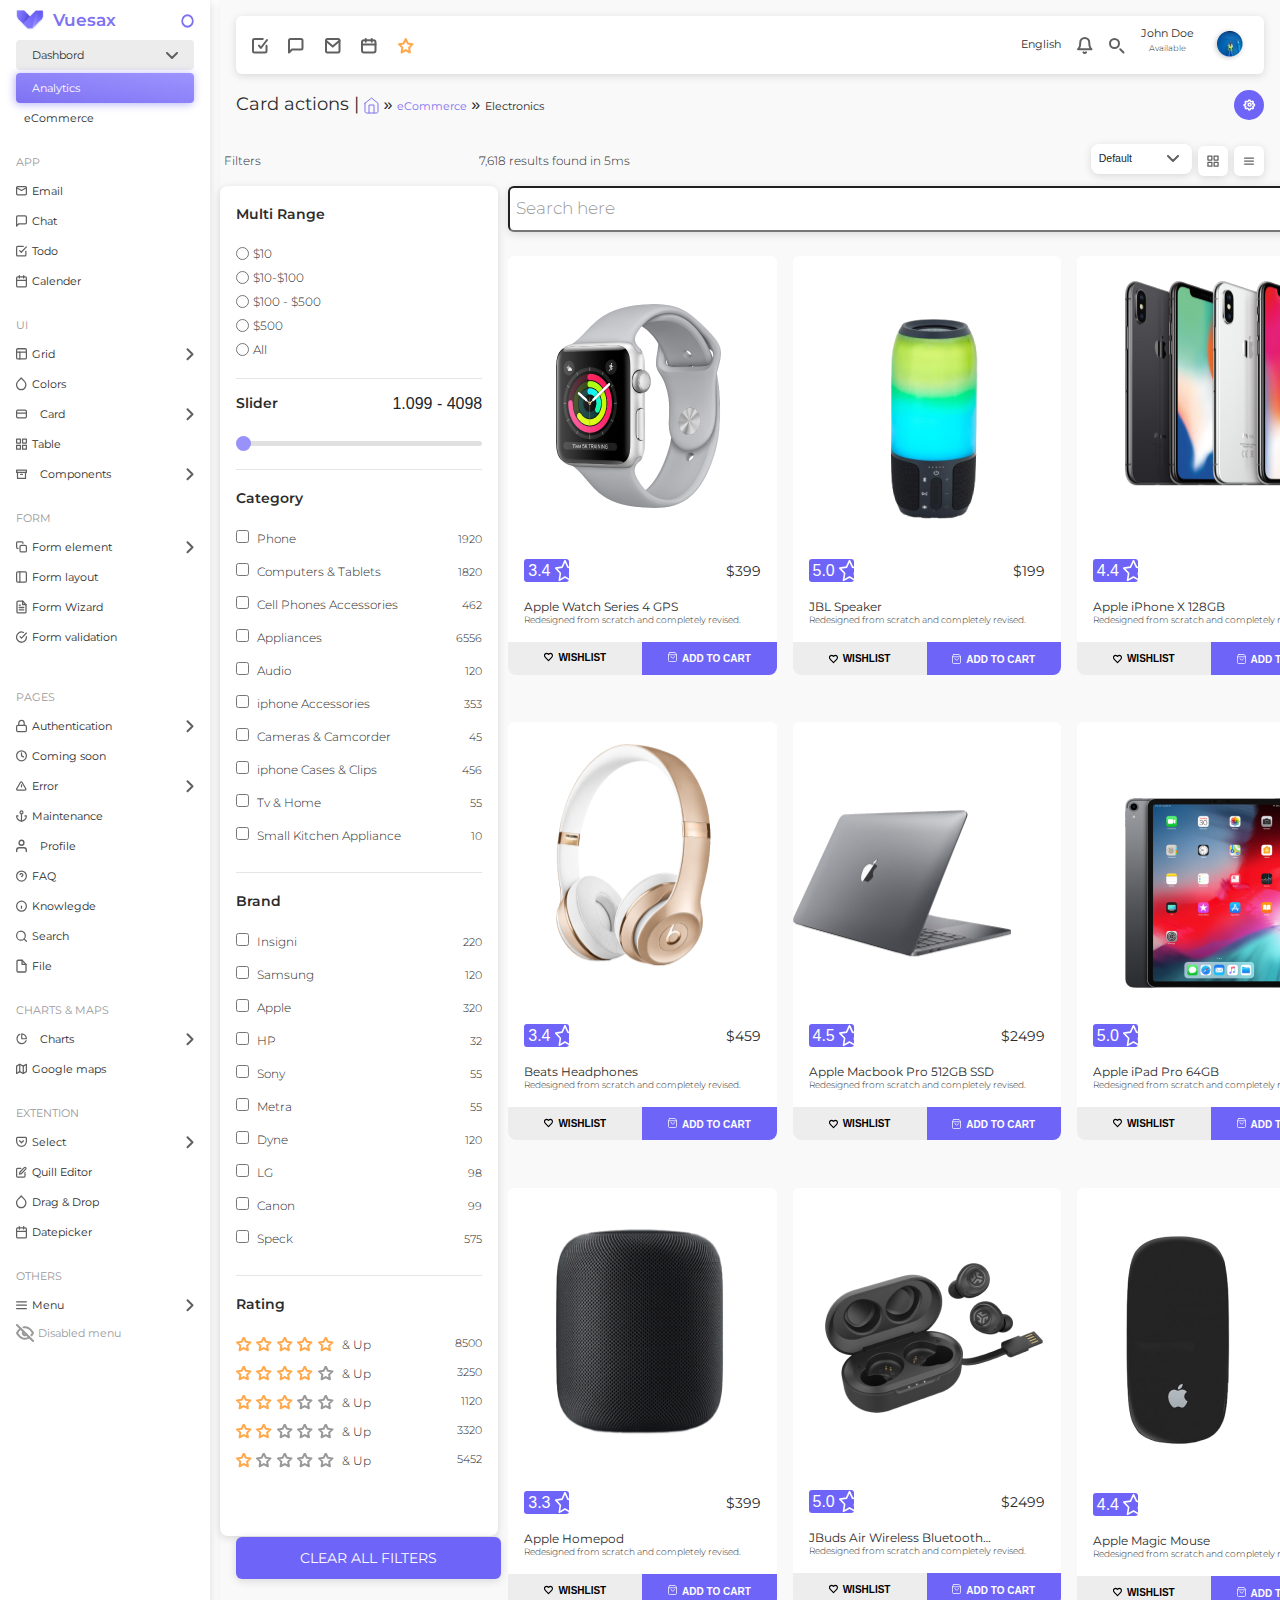
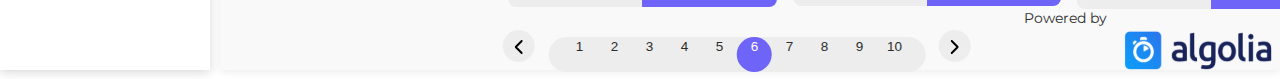
<file: index.html>
<!doctype html>
<html lang="en">

<head>
    <title>Vuesax</title>
    <meta charset="utf-8">
    <meta name="viewport" content="width=device-width, initial-scale=1, shrink-to-fit=no">

    <link rel="icon" href="images/favicon.png" />
    <link rel="stylesheet" href="https://stackpath.bootstrapcdn.com/bootstrap/4.3.1/css/bootstrap.min.css"
        integrity="sha384-ggOyR0iXCbMQv3Xipma34MD+dH/1fQ784/j6cY/iJTQUOhcWr7x9JvoRxT2MZw1T" crossorigin="anonymous">
    <link href="https://fonts.googleapis.com/css?family=Montserrat&display=swap" rel="stylesheet">
    <link rel="stylesheet" href="https://cdnjs.cloudflare.com/ajax/libs/font-awesome/4.7.0/css/font-awesome.min.css">
    <link rel="stylesheet" href="style.css">
</head>

<body>
    <div class="whole_page">

        <div class="side__bar">
            <div>
                <div class="d-flex justify-content-between align-items-center px-3 pt-2">
                    <div class="d-flex logo">
                        <div>
                            <img src="images/logo.jpg" alt="logo">
                        </div>
                        <span>Vuesax</span>
                    </div>
                    <div>
                        <img src="images/Oval.svg" alt="Oval" class="oval">
                    </div>
                </div>
                <div>
                    <div class="d-flex justify-content-between px-3 mx-3 mt-2  dashboard align-items-center">
                        <span class="dashboard__text">Dashbord</span>
                        <span class="down"><img src="images/down.svg" alt="down"></span>
                    </div>
                </div>
                <div>
                    <div class="analytics px-3 mx-3">
                        <span class="analytics__text">Analytics</span>
                    </div>
                </div>
                <div>
                    <div class="mx-3 px-2">
                        <span class="dashboard__text"> eCommerce </span>
                    </div>
                </div>
            </div>
            <div class="mx-3">
                <div class="side_bar_text">
                    <div class="py-3 app">
                        <div>
                            <span class="app_name">APP</span>
                        </div>
                        <div class="">
                            <img src="images/mail.svg" alt="mail" class="side_image">
                            <span class=" dashboard__text">Email</span>
                        </div>
                        <div class="">
                            <img src="images/message-square.svg" alt="message" class="side_image">
                            <span class="dashboard__text">Chat</span>
                        </div>
                        <div class="">
                            <img src="images/check-square.svg" alt="check" class="side_image">
                            <span class="dashboard__text">Todo</span>
                        </div>
                        <div class="">
                            <img src="images/calendar.svg" alt="calendar" class="side_image">
                            <span class="dashboard__text">Calender</span>
                        </div>
                    </div>
                </div>
                <div>
                    <div class="">
                        <span class="app_name">UI</span>
                    </div>
                    <div class="d-flex justify-content-between ">
                        <div>
                            <img src="images/layout.svg" alt="layout" class="side_image">
                            <span class="dashboard__text">Grid</span>
                        </div>
                        <img src="images/path side.svg" alt="path_side" class="side_angle">
                    </div>
                    <div class="">
                        <img src="images/droplet.svg" alt="droplet" class="side_image">
                        <span class=" dashboard__text">Colors</span>
                    </div>
                    <div class="d-flex justify-content-between">
                        <div>
                            <img src="images/credit-card.svg" alt="credit-card" class="side_image">
                            <span class="px-2  dashboard__text">Card</span>
                        </div>
                        <img src="images/path side.svg" alt="path_side" class=" side_angle">
                    </div>
                    <div class="">
                        <img src="images/grid.svg" alt="grid" class="side_image">
                        <span class=" dashboard__text">Table</span>
                    </div>
                    <div class="d-flex justify-content-between">
                        <div>
                            <img src="images/archive.svg" alt="archive" class="side_image">
                            <span class="px-2 dashboard__text">Components</span>
                        </div>
                        <img src="images/path side.svg" alt="path_side" class="side_angle">
                    </div>
                </div>
                <div class="py-3 form">
                    <div>
                        <span class="app_name">FORM</span>
                    </div>
                    <div class="d-flex justify-content-between">
                        <div>
                            <img src="images/copy.svg" alt="copy" class="side_image">
                            <span class="dashboard__text">Form element</span>
                        </div>
                        <img src="images/path side.svg" alt="" class="side_angle">
                    </div>
                    <div>
                        <img src="images/sidebar.svg" alt="sidebar" class="side_image">
                        <span class="dashboard__text">Form layout</span>
                    </div>
                    <div class="">
                        <img src="images/file-text.svg" alt="file-text" class="side_image">
                        <span class=" dashboard__text">Form Wizard</span>
                    </div>
                    <div class="">
                        <img src="images/check-circle.svg" alt="check-cicle" class="side_image">
                        <span class="dashboard__text">Form validation</span>
                    </div>
                </div>
                <div class="py-3 app">
                    <div>
                        <span class="app_name">PAGES</span>
                    </div>
                    <div class="d-flex justify-content-between ">
                        <div>
                            <img src="images/lock.svg" alt="lock" class="side_image">
                            <span class="dashboard__text">Authentication</span>
                        </div>
                        <img src="images/path side.svg" alt="path_side" class="side_angle">
                    </div>
                    <div>
                        <img src="images/clock.svg" alt="clock" class="side_image">
                        <span class="dashboard__text">Coming soon</span>
                    </div>
                    <div class="d-flex justify-content-between">
                        <div>
                            <img src="images/alert-triangle.svg" alt="alert-triangle" class="side_image">
                            <span class="dashboard__text">Error</span>
                        </div>
                        <img src="images/path side.svg" alt="path_side" class="side_angle">
                    </div>
                    <div>
                        <img src="images/anchor.svg" alt="anchor" class="side_image">
                        <span class="dashboard__text">Maintenance</span>
                    </div>
                    <div class="">
                        <img src="images/user.svg" alt="user" class="side_image">
                        <span class="px-2 dashboard__text">Profile</span>
                    </div>
                    <div>
                        <img src="images/help-circle.svg" alt="help-circle" class="side_image">
                        <span class="dashboard__text">FAQ</span>
                    </div>
                    <div class="">
                        <img src="images/info.svg" alt="info" class="side_image">
                        <span class=" dashboard__text">Knowlegde</span>
                    </div>
                    <div>
                        <img src="images/search.svg" alt="search" class="side_image">
                        <span class="dashboard__text">Search</span>
                    </div>
                    <div class="">
                        <img src="images/file.svg" alt="file" class="side_image">
                        <span class=" dashboard__text">File</span>
                    </div>
                </div>
                <div class="">
                    <div>
                        <span class="app_name">CHARTS & MAPS</span>
                    </div>
                    <div class="d-flex justify-content-between">
                        <div>
                            <img src="images/pie-chart.svg" alt="pie-chart" class="side_image">
                            <span class="px-2  dashboard__text">Charts</span>
                        </div>
                        <img src="images/path side.svg" alt="path_side" class="side_angle">
                    </div>
                    <div>
                        <img src="images/map.svg" alt="map" class="side_image">
                        <span class=" dashboard__text">Google maps</span>
                    </div>
                </div>
                <div class="py-3">
                    <div>
                        <span class="app_name">EXTENTION</span>
                    </div>
                    <div class="d-flex justify-content-between">
                        <div>
                            <img src="images/pocket.svg" alt="pocket" class="side_image">
                            <span class=" dashboard__text">Select</span>
                        </div>
                        <img src="images/path side.svg" alt="path_side" class="side_angle">
                    </div>
                    <div>
                        <img src="images/edit.svg" alt="edit" class="side_image">
                        <span class="dashboard__text">Quill Editor</span>
                    </div>
                    <div class="">
                        <img src="images/droplet.svg" alt="droplet" class="side_image">
                        <span class=" dashboard__text">Drag & Drop</span>
                    </div>
                    <div>
                        <img src="images/calendar.svg" alt="calendar" class="side_image">
                        <span class="dashboard__text">Datepicker</span>
                    </div>
                </div>
                <div class="">
                    <div>
                        <span class="app_name">OTHERS</span>
                    </div>
                    <div class="d-flex justify-content-between">
                        <div>
                            <img src="images/menu.svg" alt="menu" class="side_image">
                            <span class="dashboard__text">Menu</span>
                        </div>
                        <img src="images/path side.svg" alt="path_side" class="side_angle">
                    </div>
                    <div class="">
                        <img src="images/eye-off.svg" alt="eye-off">
                        <span class=" app_name">Disabled menu</span>
                    </div>
                </div>
            </div>
        </div>

        <div class="main__section">
            <div class="">
                <div class="navigation">
                    <div class="nav__bar m-3">
                        <div class="nav__icons my-2 mx-2">
                            <span class="nav_icons px-2"><img src="images/check-square2.svg" alt="check-square"></span>
                            <span class="nav_icons px-2"><img src="images/message-square2.svg"
                                    alt="check-square"></span>
                            <span class="nav_icons px-2"><img src="images/mail2.svg" alt="mail"></span>
                            <span class="nav_icons px-2"><img src="images/calendar2.svg" alt="calendar"></span>
                            <span class="nav_icons px-2"><img src="images/star2.svg" alt="star"></span>
                        </div>

                        <div class="nav__bar2 d-flex justify-content-between align-items-center my-1 mx-2">
                            <span class="px-2 english">English</span>
                            <span class="px-2"> <img src="images/bell2.svg" alt="bell"> </span>
                            <span class="px-2"><img src="images/search2.svg" alt="search"></span>
                            <div class="">
                                <span class="px-2 john__doe">John Doe</span>
                                <p class="available pl-3">Available</p>
                            </div>
                            <span class="px-2"><img src="images/Oval2.png" alt="Oval" class=""></span>
                        </div>
                    </div>

                    <div class="d-flex justify-content-between align-items-center mt-3 mx-3">
                        <div class="">
                            <span class="card__action">Card actions <span>&#124;</span> </span>
                            <span><img src="images/home.svg" alt=""></span> &#187;
                            <span class="ecomm">eCommerce</span> &#187;
                            <span class="electronics">Electronics</span>
                        </div>

                        <div>
                            <img src="images/Group.svg" alt="settings" class="settings">
                        </div>
                    </div>
                    
                </div>

                <div>
                    <div class="d-flex  justify-content-between mt-4 mb-2 align-items-center">
                        <div><span class="filter_name">Filters</span></div>
                        <div class="filter_name results"> 7,618 results found in 5ms</div>

                        <div class="d-flex px-3 align-items-center">
                            <div class="bg-white px-2 py-2 mb-1 round_value">
                                <span class="mr-4 ">Default</span>
                                <img src="images/down.svg" alt="down" class="pl-2">
                            </div>
                            <div class="bg-white grid_menu">
                                <img src="images/grid.svg" alt="grid" class="grid">
                            </div>
                            <div class="bg-white grid_menu">
                                <img src="images/menu.svg" alt="menu" class="menu">
                            </div>
                        </div>
                    </div>
                </div>

                <div class="filter_side">
                    <div class="mini__section">
                        <div class="filter px-3 py-3">
                            <div class="">
                                <span class="header_name range">Multi Range</span>
                                <form class="mt-3">
                                    <div class="d-flex align-items-center">
                                        <input type="radio" name="amount" value="number">
                                        <span class="filter_name ">$10</span>
                                    </div>
                                    <div class="d-flex align-items-center">
                                        <input type="radio" name="amount" value="number">
                                        <span class="filter_name ">$10-$100</span>
                                    </div>
                                    <div class="d-flex align-items-center">
                                        <input type="radio" name="amount" value="number">
                                        <span class="filter_name ">$100 - $500</span>
                                    </div>
                                    <div class="d-flex align-items-center">
                                        <input type="radio" name="amount" value="number">
                                        <span class="filter_name ">$500</span>
                                    </div>
                                    <div class="d-flex align-items-center">
                                        <input type="radio" name="amount" value="number">
                                        <span class="filter_name ">All</span>
                                    </div>
                                </form>
                            </div>
                            <hr>


                            <div>
                                <div class="d-flex justify-content-between my-3">
                                    <span class="header_name">Slider</span>
                                    <span class="filter_slider">1.099 - 4098</span>
                                </div>
                                <div class="slidecontainer">
                                    <input type="range" value="1" step="1" min="1.099" max="4098" class="slider">
                                </div>
                            </div>
                            <hr>

                            <div>
                                <span class="header_name">Category</span>
                                <form class="mt-3">
                                    <div class="d-flex justify-content-between">
                                        <div>
                                            <input type="checkbox" name="amount" value="number">
                                            <label class="filter_name"> Phone </label>
                                        </div>
                                        <div> <span class="filter_no">1920</span></div>
                                    </div>
                                    <div class="d-flex justify-content-between">
                                        <div>
                                            <input type="checkbox" name="amount" value="number">
                                            <label class="filter_name">Computers & Tablets </label>
                                        </div>
                                        <div> <span class="filter_no">1820</span></div>
                                    </div>
                                    <div class="d-flex justify-content-between">
                                        <div>
                                            <input type="checkbox" name="amount" value="number">
                                            <label class="filter_name">Cell Phones Accessories</label>
                                        </div>
                                        <div> <span class="filter_no">462</span></div>
                                    </div>
                                    <div class="d-flex justify-content-between">
                                        <div>
                                            <input type="checkbox" name="amount" value="number">
                                            <label class="filter_name">Appliances </label>
                                        </div>
                                        <div> <span class="filter_no">6556</span></div>
                                    </div>
                                    <div class="d-flex justify-content-between">
                                        <div>
                                            <input type="checkbox" name="amount" value="number">
                                            <label class="filter_name">Audio </label>
                                        </div>
                                        <div> <span class="filter_no">120</span></div>
                                    </div>
                                    <div class="d-flex justify-content-between">
                                        <div>
                                            <input type="checkbox" name="amount" value="number">
                                            <label class="filter_name">iphone Accessories </label>
                                        </div>
                                        <div> <span class="filter_no">353</span></div>
                                    </div>
                                    <div class="d-flex justify-content-between">
                                        <div>
                                            <input type="checkbox" name="amount" value="number">
                                            <label class="filter_name">Cameras & Camcorder</label>
                                        </div>
                                        <div> <span class="filter_no">45</span></div>
                                    </div>
                                    <div class="d-flex justify-content-between">
                                        <div>
                                            <input type="checkbox" name="amount" value="number">
                                            <label class="filter_name">iphone Cases & Clips </label>
                                        </div>
                                        <div> <span class="filter_no">456</span></div>
                                    </div>
                                    <div class="d-flex justify-content-between">
                                        <div>
                                            <input type="checkbox" name="amount" value="number">
                                            <label class="filter_name">Tv & Home</label>
                                        </div>
                                        <div> <span class="filter_no">55</span></div>
                                    </div>
                                    <div class="d-flex justify-content-between">
                                        <div>
                                            <input type="checkbox" name="amount" value="number">
                                            <label class="filter_name">Small Kitchen Appliance</label>
                                        </div>
                                        <div> <span class="filter_no">10</span></div>
                                    </div>
                                </form>
                            </div>
                            <hr>



                            <div>
                                <span class="header_name">Brand</span>
                                <form class="mt-3">
                                    <div class="d-flex justify-content-between">
                                        <div>
                                            <input type="checkbox" name="phone" value="text">
                                            <label class="filter_name">Insigni</label>
                                        </div>
                                        <div> <span class="filter_no">220</span></div>
                                    </div>
                                    <div class="d-flex justify-content-between">
                                        <div>
                                            <input type="checkbox" name="phone" value="text">
                                            <label class="filter_name">Samsung</label>
                                        </div>
                                        <div> <span class="filter_no">120</span></div>
                                    </div>
                                    <div class="d-flex justify-content-between">
                                        <div>
                                            <input type="checkbox" name="phone" value="text">
                                            <label class="filter_name">Apple</label>
                                        </div>
                                        <div> <span class="filter_no">320</span></div>
                                    </div>
                                    <div class="d-flex justify-content-between">
                                        <div>
                                            <input type="checkbox" name="phone" value="text">
                                            <label class="filter_name">HP</label>
                                        </div>
                                        <div> <span class="filter_no">32</span></div>
                                    </div>
                                    <div class="d-flex justify-content-between">
                                        <div>
                                            <input type="checkbox" name="phone" value="text">
                                            <label class="filter_name">Sony</label>
                                        </div>
                                        <div> <span class="filter_no">55</span></div>
                                    </div>
                                    <div class="d-flex justify-content-between">
                                        <div>
                                            <input type="checkbox" name="phone" value="text">
                                            <label class="filter_name">Metra</label>
                                        </div>
                                        <div> <span class="filter_no">55</span></div>
                                    </div>
                                    <div class="d-flex justify-content-between">
                                        <div>
                                            <input type="checkbox" name="phone" value="text">
                                            <label class="filter_name">Dyne</label>
                                        </div>
                                        <div> <span class="filter_no">120</span></div>
                                    </div>

                                    <div class="d-flex justify-content-between">
                                        <div>
                                            <input type="checkbox" name="phone" value="text">
                                            <label class="filter_name">LG</label>
                                        </div>
                                        <div> <span class="filter_no">98</span></div>
                                    </div>

                                    <div class="d-flex justify-content-between">
                                        <div>
                                            <input type="checkbox" name="phone" value="text">
                                            <label class="filter_name">Canon</label>
                                        </div>
                                        <div> <span class="filter_no">99</span></div>
                                    </div>

                                    <div class="d-flex justify-content-between">
                                        <div>
                                            <input type="checkbox" name="phone" value="text">
                                            <label class="filter_name">Speck</label>
                                        </div>
                                        <div> <span class="filter_no">575</span></div>
                                    </div>
                                </form>
                            </div>
                            <hr>


                            <div>
                                <span class="header_name">Rating</span>
                                <div class="d-flex justify-content-between mt-3">
                                    <div>
                                        <img src="images/star (1).svg" alt="star">
                                        <img src="images/star (1).svg" alt="star">
                                        <img src="images/star (1).svg" alt="star">
                                        <img src="images/star (1).svg" alt="star">
                                        <img src="images/star (1).svg" alt="star">
                                        <span class="filter_name"> & Up</span>
                                    </div>

                                    <span class="filter_no">
                                        8500
                                    </span>
                                </div>

                                <div class="d-flex justify-content-between mt-1">
                                    <div>
                                        <img src="images/star (1).svg" alt="star">
                                        <img src="images/star (1).svg" alt="star">
                                        <img src="images/star (1).svg" alt="star">
                                        <img src="images/star (1).svg" alt="star">
                                        <img src="images/star (2).svg" alt="star">
                                        <span class="filter_name"> & Up</span>
                                    </div>

                                    <span class="filter_no">
                                        3250
                                    </span>
                                </div>
                                <div class="d-flex justify-content-between mt-1">
                                    <div>
                                        <img src="images/star (1).svg" alt="star">
                                        <img src="images/star (1).svg" alt="star">
                                        <img src="images/star (1).svg" alt="star">
                                        <img src="images/star (2).svg" alt="star">
                                        <img src="images/star (2).svg" alt="star">
                                        <span class="filter_name"> & Up</span>
                                    </div>

                                    <span class="filter_no">
                                        1120
                                    </span>
                                </div>
                                <div class="d-flex justify-content-between mt-1">
                                    <div>
                                        <img src="images/star (1).svg" alt="star">
                                        <img src="images/star (1).svg" alt="star">
                                        <img src="images/star (2).svg" alt="star">
                                        <img src="images/star (2).svg" alt="star">
                                        <img src="images/star (2).svg" alt="star">
                                        <span class="filter_name"> & Up</span>
                                    </div>

                                    <span class="filter_no">
                                        3320
                                    </span>
                                </div>
                                <div class="d-flex justify-content-between mb-3 mt-1">
                                    <div>
                                        <img src="images/star (1).svg" alt="star">
                                        <img src="images/star (2).svg" alt="star">
                                        <img src="images/star (2).svg" alt="star">
                                        <img src="images/star (2).svg" alt="star">
                                        <img src="images/star (2).svg" alt="star">
                                        <span class="filter_name"> & Up</span>
                                    </div>

                                    <span class="filter_no">
                                        5452
                                    </span>
                                </div>
                                <div>
                                    <button class="btn_block text-white mt-5 mr-5">
                                            CLEAR ALL FILTERS
                                    </button>
                                </div>
                            </div>
                            
                        </div>
                        

                        <div class="gallery">
                            <div>
                                <div class="search">
                                    <img src="images/search (1).svg" alt="search">
                                    <input type="text" placeholder="Search here">
                                </div>
                            </div>
                            <div class="gallery__items">
                                <div>

                                    <div class="gg mt-4">
                                        <div class="gallery__images">

                                            <div>
                                                <img src="images/apple-watch.jpg" alt="apple-watch" class="px-5 pt-5 a__watch">
                                            </div>

                                            <div class="cart__align8"> 
                                                <div class="d-flex justify-content-between px-3 pb-3">
                                                    <div class=" d-flex ratings ">
                                                        <span class="px-1">3.4</span>
                                                        <img src="images/Path.svg" alt="star" class="star">
                                                    </div>

                                                    <div>
                                                        <span class="number">$399</span>
                                                    </div>
                                                </div>
                                                <div class="big__text px-3">
                                                    <span>Apple Watch Series 4 GPS</span>
                                                </div>
                                                <div class="small__text px-3 pb-3">
                                                    <span>Redesigned from scratch and completely revised.</span>
                                                </div>

                                                <div class="d-flex cart_list">
                                                    <button class="cart_1 d-flex align-items-center justify-content-center pb-2  ">
                                                        <img src="images/heart love.svg" alt="" class="icon">
                                                        <span> WISHLIST</span>
                                                    </button>
                                                    <button class="cart_2 d-flex align-items-center justify-content-center pb-2">
                                                        <img src="images/bag.svg" alt="" class="icon">
                                                        <span class="name">ADD TO CART</span>
                                                    </button>
                                                </div>
                                            </div>
                                        </div>

                                        <div class="gallery__images mx-3">

                                            <div class="">
                                                <img src="images/jbl-speaker.jpg" alt="jbl-speaker" class="jbl">
                                            </div>

                                           <div class="cart__align8">
                                                <div class="d-flex justify-content-between px-3 pb-3">
                                                    <div class=" d-flex ratings ">
                                                        <span class="px-1">5.0</span>
                                                        <img src="images/Path.svg" alt="star" class="star ">
                                                    </div>

                                                    <div>
                                                        <span class="number">$199</span>
                                                    </div>
                                                </div>
                                                <div class="big__text px-3">
                                                    <span>JBL Speaker</span>
                                                </div>
                                                <div class="small__text px-3 pb-3">
                                                        <span>Redesigned from scratch and completely revised.</span>
                                                </div>

                                                <div class="d-flex cart_list ">
                                                    <button class="cart_1 d-flex align-items-center justify-content-center">
                                                        <img src="images/heart love.svg" alt="" class="icon">
                                                        <span> WISHLIST</span>
                                                    </button>
                                                    <button class="cart_2 d-flex align-items-center justify-content-center">
                                                        <img src="images/bag.svg" alt="" class="icon">
                                                        <span class="name">ADD TO CART</span>
                                                    </button>
                                                </div>
                                            </div>
                                        </div>

                                        <div class="gallery__images">

                                            <div>
                                                <img src="images/iphone-x.jpg" alt="iphone-x" class="pl-5 iphone">
                                            </div>
                                            <div class="cart__align8">
                                                <div class="d-flex justify-content-between px-3 pb-3 ">
                                                    <div class=" d-flex ratings ">
                                                        <span class="px-1">4.4</span>
                                                        <img src="images/Path.svg" alt="star" class="star ">
                                                    </div>

                                                    <div>
                                                        <span class="number">$899</span>
                                                    </div>
                                                </div>
                                                <div class="big__text px-3">
                                                    <span>Apple iPhone X 128GB</span>
                                                </div>
                                                <div class="small__text px-3 pb-3">
                                                    <span>Redesigned from scratch and completely revised.</span>
                                                </div>
                                            </div>  

                                            <div class="d-flex cart_list ">
                                                <button class="cart_1 d-flex align-items-center justify-content-center">
                                                    <img src="images/heart love.svg" alt="" class="icon">
                                                    <span> WISHLIST</span>
                                                </button>
                                                <button class="cart_2 d-flex align-items-center justify-content-center">
                                                    <img src="images/bag.svg" alt="" class="icon">
                                                    <span class="name">ADD TO CART</span>
                                                </button>
                                            </div>
                                        </div>

                                    </div>

                                    <div class="gg mt-5">
                                        <div class="gallery__images">

                                            <div class="beats">
                                                <img src="images/beats-headphones.jpg" alt="beats-headphones" class="px-5">
                                            </div>

                                            <div class="cart__align2">
                                                <div class="d-flex justify-content-between px-3 pb-3">
                                                    <div class=" d-flex ratings ">
                                                        <span class="px-1">3.4</span>
                                                        <img src="images/Path.svg" alt="star" class="star ">
                                                    </div>

                                                    <div>
                                                        <span class="number">$459</span>
                                                    </div>
                                                </div>
                                                <div class="big__text px-3">
                                                    <span>Beats Headphones</span>
                                                </div>
                                                <div class="small__text px-3 pb-3">
                                                    <span>Redesigned from scratch and completely revised.</span>
                                                </div>

                                                <div class="d-flex cart_list ">
                                                <button class="cart_1 d-flex align-items-center justify-content-center">
                                                    <img src="images/heart love.svg" alt="" class="icon">
                                                    <span> WISHLIST</span>
                                                </button>
                                                <button class="cart_2 d-flex align-items-center justify-content-center">
                                                    <img src="images/bag.svg" alt="" class="icon">
                                                    <span class="name">ADD TO CART</span>
                                                </button>
                                                </div>
                                            </div>
                                        </div>

                                        <div class="gallery__images mx-3">

                                            <div class="macbook">
                                                <img src="images/macbook-pro.jpg" alt="macbook-pro" class="">
                                            </div>

                                           <div class="cart__align3">
                                                <div class="d-flex justify-content-between px-3 pb-3">
                                                <div class=" d-flex ratings ">
                                                    <span class="px-1">4.5</span>
                                                    <img src="images/Path.svg" alt="star" class="star ">
                                                </div>

                                                <div>
                                                    <span class="number">$2499</span>
                                                </div>
                                                    </div>
                                                    <div class="big__text px-3">
                                                        <span>Apple Macbook Pro 512GB SSD</span>
                                                    </div>
                                                    <div class="small__text px-3 pb-3">
                                                        <span>Redesigned from scratch and completely revised.</span>
                                                    </div>

                                                    <div class="d-flex cart_list pb-">
                                                        <button class="cart_1 d-flex align-items-center justify-content-center">
                                                            <img src="images/heart love.svg" alt="" class="icon">
                                                            <span> WISHLIST</span>
                                                        </button>
                                                        <button class="cart_2 d-flex align-items-center justify-content-center">
                                                            <img src="images/bag.svg" alt="" class="icon">
                                                            <span class="name">ADD TO CART</span>
                                                        </button>
                                                </div>
                                            </div>    
                                        </div>

                                        <div class="gallery__images">

                                            <div class="">
                                                <img src="images/ipad-pro.jpg" alt="iPad" class="ipad">
                                            </div>

                                            <div class="cart__align4">
                                                <div class="d-flex justify-content-between px-3 pb-3">
                                                    <div class=" d-flex ratings ">
                                                        <span class="px-1">5.0</span>
                                                        <img src="images/Path.svg" alt="star" class="star ">
                                                    </div>

                                                    <div>
                                                        <span class="number">$899</span>
                                                    </div>
                                                </div>
                                                <div class="big__text px-3">
                                                    <span>Apple iPad Pro 64GB</span>
                                                </div>
                                                <div class="small__text px-3 pb-3">
                                                    <span>Redesigned from scratch and completely revised.</span>
                                                </div>

                                                <div class="d-flex cart_list ">
                                                    <button class="cart_1 d-flex align-items-center justify-content-center">
                                                        <img src="images/heart love.svg" alt="" class="icon">
                                                        <span> WISHLIST</span>
                                                    </button>
                                                    <button class="cart_2 d-flex align-items-center justify-content-center">
                                                        <img src="images/bag.svg" alt="" class="icon">
                                                        <span class="name">ADD TO CART</span>
                                                    </button>
                                                </div>
                                            </div>
                                        </div>
                                    </div>

                                    <div class="gg mt-5">
                                        <div class="gallery__images">

                                            <div>
                                                <img src="images/homepod.jpg" alt="homepod" class="px-5 homepod">
                                            </div>

                                            <div class="cart__align5">
                                                <div class="d-flex justify-content-between px-3 pb-3">
                                                    <div class=" d-flex ratings ">
                                                        <span class="px-1">3.3</span>
                                                        <img src="images/Path.svg" alt="star" class="star ">
                                                    </div>

                                                    <div>
                                                        <span class="number">$399</span>
                                                    </div>
                                                </div>
                                                <div class="big__text px-3">
                                                    <span>Apple Homepod</span>
                                                </div>
                                                <div class="small__text px-3 pb-3">
                                                    <span>Redesigned from scratch and completely revised.</span>
                                                </div>

                                                <div class="d-flex cart_list ">
                                                    <button class="cart_1 d-flex align-items-center justify-content-center">
                                                        <img src="images/heart love.svg" alt="" class="icon">
                                                        <span> WISHLIST</span>
                                                    </button>
                                                    <button class="cart_2 d-flex align-items-center justify-content-center">
                                                        <img src="images/bag.svg" alt="" class="icon">
                                                        <span class="name">ADD TO CART</span>
                                                    </button>
                                                </div>
                                            </div>
                                        </div>

                                        <div class="gallery__images mx-3">

                                            <div class="">
                                                <img src="images/jlab-audio-wireless.jpg" alt="apple-watch" class="jlab">
                                            </div>

                                            <div class="cart__align6">
                                                <div class="d-flex justify-content-between px-3 pb-3">
                                                    <div class=" d-flex ratings ">
                                                        <span class="px-1">5.0</span>
                                                        <img src="images/Path.svg" alt="star" class="star ">
                                                    </div>

                                                    <div>
                                                        <span class="number">$2499</span>
                                                    </div>
                                                </div>
                                                <div class="big__text px-3">
                                                    <span>JBuds Air Wireless Bluetooth…</span>
                                                </div>
                                                <div class="small__text px-3 pb-3">
                                                    <span>Redesigned from scratch and completely revised.</span>
                                                </div>

                                                <div class="d-flex cart_list ">
                                                    <button class="cart_1 d-flex align-items-center justify-content-center">
                                                        <img src="images/heart love.svg" alt="" class="icon">
                                                        <span> WISHLIST</span>
                                                    </button>
                                                    <button class="cart_2 d-flex align-items-center justify-content-center">
                                                        <img src="images/bag.svg" alt="" class="icon">
                                                        <span class="name">ADD TO CART</span>
                                                    </button>
                                                </div>
                                            </div>
                                        </div>

                                        <div class="gallery__images">

                                            <div>
                                                <img src="images/magic-mouse.jpg" alt="apple-watch" class="px-5 pt-5">
                                            </div>

                                            <div class="cart__align pt-5">
                                                <div class="d-flex justify-content-between px-3 pb-3">
                                                    <div class=" d-flex ratings ">
                                                        <span class="px-1">4.4</span>
                                                        <img src="images/Path.svg" alt="star" class="star ">
                                                    </div>

                                                    <div>
                                                        <span class="number">$99</span>
                                                    </div>
                                                </div>
                                                <div class="big__text px-3">
                                                    <span>Apple Magic Mouse </span>
                                                </div>
                                                <div class="small__text px-3 pb-3">
                                                    <span>Redesigned from scratch and completely revised.</span>
                                                </div>

                                                <div class="d-flex cart_list ">
                                                <button class="cart_1 d-flex align-items-center justify-content-center">
                                                    <img src="images/heart love.svg" alt="" class="icon">
                                                    <span> WISHLIST</span>
                                                </button>
                                                <button class="cart_2 d-flex align-items-center justify-content-center">
                                                    <img src="images/bag.svg" alt="" class="icon">
                                                    <span class="name">ADD TO CART</span>
                                                </button>
                                            </div>
                                            </div>
                                        </div>

                                    </div>
                                </div>
                            </div>
                            <div>
                                
                            </div>
                        </div>


                    </div>
                    <div class="d-flex mb-3">
                        <div class="pagination__container">
                            <div class="pagination__prev">
                                <span>
                                  <a href="prev.html">
                                    <svg width="8" height="14" viewBox="0 0 8 14" fill="none" xmlns="http://www.w3.org/2000/svg">
                                      <path d="M7 13L1 7L7 1" stroke="black" stroke-width="2" stroke-linecap="round" stroke-linejoin="round" />
                                    </svg>
                                  </a>
                                </span>
                              </div>
                            <div class="pagination__numbers">
                              <span><a href="">1</a></span>
                              <span><a href="">2</a></span>
                              <span><a href="">3</a></span>
                              <span><a href="">4</a></span>
                              <span><a href="">5</a></span>
                              <span class="purple"><a href="">6</a></span>
                              <span><a href="">7</a></span>
                              <span><a href="">8</a></span>
                              <span><a href="">9</a></span>
                              <span><a href="">10</a></span>
                            </div>
                            <div class="pagination__next">
                              <span>
                                <a href="next.html">
                                  <svg width="8" height="14" viewBox="0 0 8 14" fill="none" xmlns="http://www.w3.org/2000/svg">
                                    <path d="M1 1L7 7L1 13" stroke="black" stroke-width="2" stroke-linecap="round" stroke-linejoin="round" />
                                  </svg>
                                </a>
                              </span>
                            </div>
                          </div>
                          <div class="">
                              <span class="footer__text"> Powered by</span>
                              <img src="images/algolia-logo.svg" class="footer" alt="footer-logo">
                          </div>
                        </div>
                    </div> 




                </div>

            </div>







            <script src="https://code.jquery.com/jquery-3.3.1.slim.min.js"
                integrity="sha384-q8i/X+965DzO0rT7abK41JStQIAqVgRVzpbzo5smXKp4YfRvH+8abtTE1Pi6jizo"
                crossorigin="anonymous"></script>
            <script src="https://cdnjs.cloudflare.com/ajax/libs/popper.js/1.14.7/umd/popper.min.js"
                integrity="sha384-UO2eT0CpHqdSJQ6hJty5KVphtPhzWj9WO1clHTMGa3JDZwrnQq4sF86dIHNDz0W1"
                crossorigin="anonymous"></script>
            <script src="https://stackpath.bootstrapcdn.com/bootstrap/4.3.1/js/bootstrap.min.js"
                integrity="sha384-JjSmVgyd0p3pXB1rRibZUAYoIIy6OrQ6VrjIEaFf/nJGzIxFDsf4x0xIM+B07jRM"
                crossorigin="anonymous"></script>
</body>

</html>
</file>
<file: style.css>
.whole_page {
    display: grid;
    grid-template-columns: 210px auto;
    grid-gap: 10px;
}

.logo {
    font-family: Montserrat;
    font-style: normal;
    font-weight: 600;
    font-size: 16.5px;
    line-height: 20.25px;
    color: #7E72F2;
    align-items: center;
}

.logo > img {
    width: 28.5px;
    height: 20.25px;
}

.logo > span {
    padding-left: 7.5px;
}

.side__bar {
    max-width: 210px;
    height: 1670px;
    background: #FFFFFF;
    box-shadow: 0px 2px 10px rgba(0, 0, 0, 0.170509);
}

.oval {
    width: 13.5px;
    height: 13.5px;
}

.main__section {
    background: #f9f9f9;
    box-shadow: 0px 2px 8px rgba(0, 0, 0, 0.0778245);
    max-width: 1134.25px;
}

.dashboard {
    background-color: #ececec;
    border-radius: 4px;
}

.dashboard__text {
    font-family: Montserrat;
    font-style: normal;
    font-weight: normal;
    font-size: 11.25px;
    line-height: 30px;
    color: #2C2C2C;
}

.analytics {
    background: linear-gradient(188.54deg, #9E94FF 0%, #7E72F2 99.2%);
    box-shadow: -1px 1px 8px rgba(126, 114, 242, 0.578726);
    border-radius: 4px;
    margin-top: 3px;
}

.analytics__text {
    font-family: Montserrat;
    font-style: normal;
    font-weight: normal;
    font-size: 11.25px;
    line-height: 30px;
    color: #ffff;
}

.app_name {
    font-family: Montserrat;
    font-style: normal;
    font-weight: normal;
    font-size: 10.5px;
    line-height: 27px;
    color: #999999;
}

.side_image {
    width: 11.25px;
    height: 13.86px;
}

.john__doe {
    font-family: Montserrat;
    font-style: normal;
    font-weight: normal;
    font-size: 10.5px;
    line-height: 12.75px;
    color: #2C2C2C;
}

.available {
    font-family: Montserrat;
    font-style: normal;
    font-weight: 300;
    font-size: 8.25px;
    line-height: 9.75px;
    color: #2C2C2C;
}



.nav__bar {
    background: #FFFFFF;
    box-shadow: 0px 2px 8px rgba(0, 0, 0, 0.135216);
    border-radius: 6px;
    display: flex;
    justify-content: space-between;
    align-items: center;
}

.card__action {
    font-family: Montserrat;
    font-style: normal;
    font-weight: normal;
    font-size: 18px;
    line-height: 21.75px;
    color: #2C2C2C;
}

.ecomm {
    font-family: Montserrat;
    font-style: normal;
    font-weight: normal;
    font-size: 10.5px;
    line-height: 12.75px;
    color: #7E72F2;
}

.electronics {
    font-family: Montserrat;
    font-style: normal;
    font-weight: normal;
    font-size: 10.5px;
    line-height: 12.75px;
    color: #2c2c2c;
}

.settings {
    width: 30px;
    height: 30px;
}

.english {
    font-family: Montserrat;
    font-style: normal;
    font-weight: normal;
    font-size: 10.5px;
    line-height: 12.75px;
    color: #2C2C2C;
}

.filter_side {
    max-width: 278.25px;
    height: 1350px;
    background: #FFFFFF;
    box-shadow: 0px 2px 8px rgba(0, 0, 0, 0.135216);
    border-radius: 8px;
}

.header_name {
font-family: Montserrat;
font-style: normal;
font-weight: 600;
font-size: 13.5px;
line-height: 16.5px;
color: #2C2C2C;
}

.filter_name,
.filter_no {
font-family: Montserrat;
font-style: normal;
font-weight: 300;
font-size: 12px;
line-height: 24px;
color: #2C2C2C;
padding-left: 4px;
}

.filter_no {
    font-size: 10.5px;
}

.filter_slider {
    font-style: 15px;
    line-height: 18px;
}

.slider {
    -webkit-appearance: none;
    width: 100%;
    height: 5px;
    border-radius: 5px;
    background: #d3d3d3;
    outline: none;
    opacity: 0.7;
    -webkit-transition: .2s;
    transition: opacity .2s;
}
  
.slider:hover {
    opacity: 1;
}

.slider::-webkit-slider-thumb {
    -webkit-appearance: none;
    appearance: none;
    width: 15px;
    height: 15px;
    border-radius: 50%;
    background: #6F64F8;;
    cursor: pointer;
}
  
.slider::-moz-range-thumb {
    width: 20px;
    height: 25px;
    border-radius: 50%;
    background: #6F64F8;
    cursor: pointer;
}

.btn_block {
    width: 265.25px;
    height: 42px;
    background: #6F64F8;
    box-shadow: 0px 2px 8px rgba(0, 0, 0, 0.135216);
    border-radius: 6px;
    font-family: Montserrat;
    font-style: normal;
    font-weight: normal;
    font-size: 13.5px;
    line-height: 16.5px;
    color: #FFFFFF;
    border: none;
    margin-top: 4em;
}

.mini__section {
    display: grid;
    grid-template-columns: 278.25px auto;
    grid-gap: 10px;
}

.search { 
    position: relative; 
}

.search input { 
    width: 825.25px;
    height: 46.5px;
    padding: 6px;
    box-shadow: 0px 2px 8px rgba(0, 0, 0, 0.135216);
    border-radius: 6px;
}

.search > img { 
    position: absolute;
    top: 12px;
    left: 95%;
}

input::placeholder {
    font-family: Montserrat;
    font-style: normal;
    font-weight: 300;
    font-size: 16.5px;
    line-height: 20.25px;
    color: #999999;
}

.grid_menu {
    width: 30px;
    height: 30px;
    box-shadow: 0px 2px 8px rgba(0, 0, 0, 0.135216);
    border-radius: 6px;
    margin-left: 6px;

}

.grid {
    width: 12px;
    height: 12px;
    margin: 9px;
    
}

.menu {
    width: 9.75px;
    height: 9.75px;
    margin: 10px;
}

.round_value {
    border-radius: 8px;
    box-shadow: 0px 2px 8px rgba(0, 0, 0, 0.135216);
    font-size: 10.5px;
    line-height: 12.75px;
    width: 101.25px;
    height: 30px;
}

.results {
    padding-right: 230px;    
}


.ratings {
    background: #6F64F8;
    border-radius: 3px;
    width: 45px;
    height: 22.5px;
    color: #ffffff;
}

.ratings > span {
    font family: Montserrat;
    font style: Regular;
    font size: 10.5px;
    line height: 12.75px;
}

.gallery__images {
    max-width: 268.25px;
    height: 418px; 
    background: #ffffff;
    border-radius: 6px;
}

.cart_1 {
    background: #EDEDED;
    border-radius: 0px 0px 0px 8px;
    padding: 0.5em 1.5em;
    border: none;
    font-weight: bold;
    font-size: 10px;
    width: 134.125px;
    height: 33.75px;
}

.cart_2 {
    background: #6F64F8;
    border-radius: 0px 0px 8px 0px;
    padding: 0.5em 1.5em;
    color:white;
    border: none;
    font-size: 10px;
    width: 134.125px;
    height: 33.75px;    
}

.name {
    font-weight:600;
    color:white;
    padding-top: 2px;
}

.icon {
    width: 14px;
    height: 14px;
    padding-right: 5px;
}

.big__text {
font-family: Montserrat;
font-style: normal;
font-weight: normal;
font-size: 12px;
line-height: 15px;
color: #2C2C2C;
}

.small__text {   
    font-family: Montserrat;
    font-style: normal;
    font-weight: 300;
    font-size: 9px;
    line-height: 11.25px;
    color: #2C2C2C;
}

.number {
    font-family: Montserrat;
    font-style: normal;
    font-weight: normal;
    font-size: 13.5px;
    line-height: 16.5px;
    color: #2C2C2C;
}

.gg {
    display: flex;
    justify-content:;
    background: #f9f9f9;
    max-width: 902.25px;
}


.pagination__container {
    display: flex;
    transform: translateX(29%);
    margin-top: 1.5em;
    margin-left: 9.2em;
}

.pagination__prev,
.pagination__next {
    background: #EDEDED;
    padding:  1em;
    border-radius: 50px;
    width: 14px;
    height: 14px;
    display: flex;
    justify-content:center;
    align-items: center;    
}

.pagination__numbers {
    background: #EDEDED;
    margin: 0.5em 1em;
    padding: 0em 1em;
    border-radius: 50px;
    display: flex;
    align-items: center;
    font-size: 13.5px;
}

.pagination__numbers>span {
    width: 35px;
    height: 35px;
    border-radius: 20px;
    display: flex;
    justify-content: center;
    align-content: center;
    font-size: 13.5px;
    color: #2c2c2c;
}

.pagination__numbers>span.purple {
    background: #6F64F8;
    color: #ffff;
}

a {
    color: inherit;
    text-decoration: none;
}

.jbl {
    padding-left: 6em;
    padding-bottom: 3em;
    transform: translateY(25%);
}

.iphone {
    padding-bottom: 3em;
    transform: translateY(10%);
}

.cart__align2 {
    padding-top: 5em;
}

.beats {
    transform: translateY(10%);
}

.cart__align3 {
    padding-top: 9.7em;
}

.macbook {
    transform: translateY(60%);
    padding-right: 2em;
}

.cart__align4 {
    padding-top: 7em;
}

.ipad {
    transform: translateY(40%);
    padding-left: 3em; 
}

.cart__align5 {
    padding-top: 6em;
}

.homepod {
    transform: translateY(20%);
}

.cart__align6 {
    padding-top: 9.5em;
}

.jlab {
    transform: translateY(50%);
    padding-left: 2em;
}

.cart__align8 {
    padding-top: 3.2em;
}

.footer {
    margin-left: 18em;
}

.footer__text {
    font-family: Montserrat;
    font-style: normal;
    font-weight: normal;
    font-size: 13.5px;
    line-height: 16.5px;
    color: #2C2C2C;
    margin-left: 14em;
}
</file>
